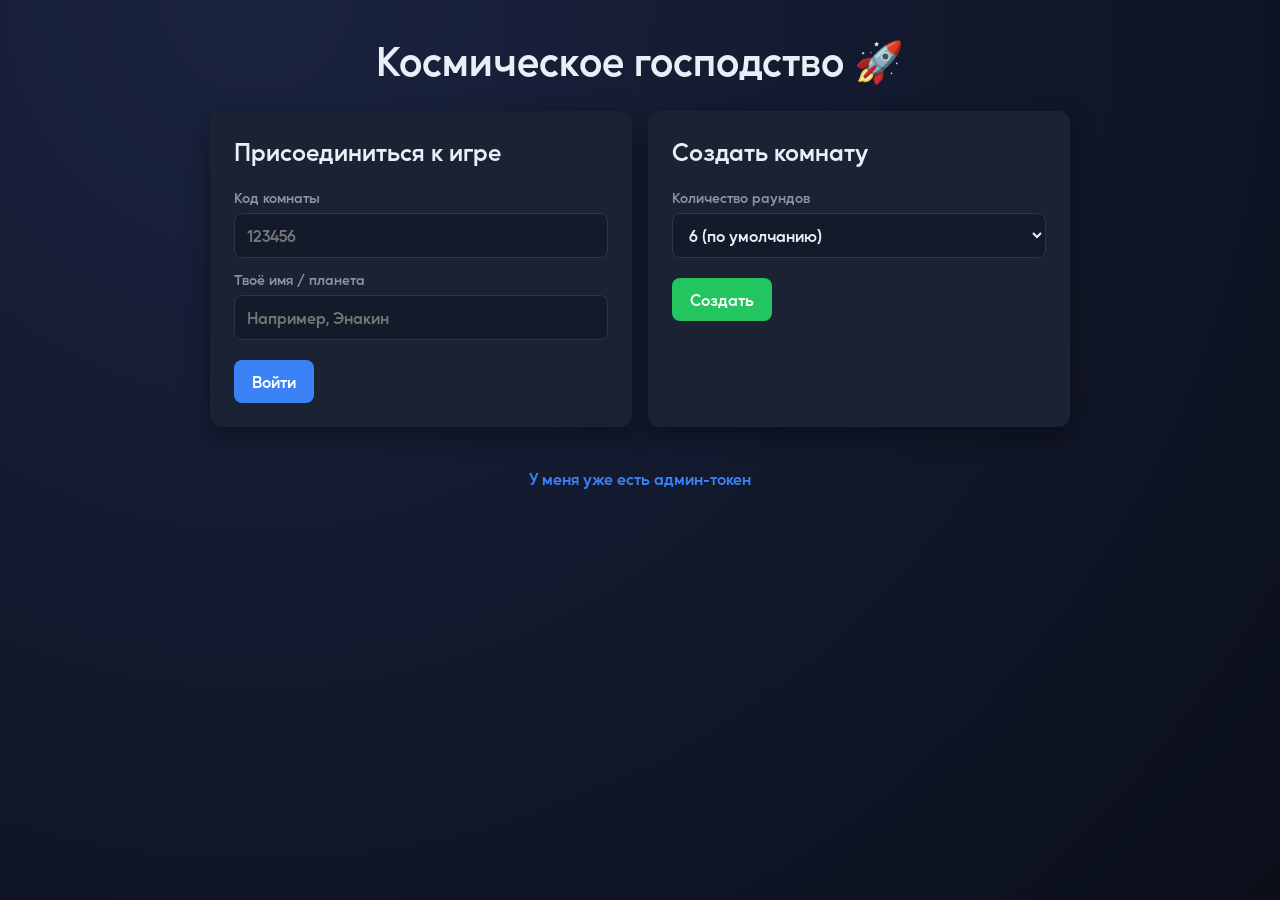
<file: index.html>
<!DOCTYPE html>
<html lang="ru">
<head>
  <meta charset="UTF-8" />
  <meta name="viewport" content="width=device-width, initial-scale=1.0" />
  <title>Космическое господство — вход</title>
  <link rel="stylesheet" href="css/style.css" />
</head>
<body>
  <div class="container">
    <h1 class="title">Космическое господство 🚀</h1>

    <div class="card-grid">
      <!-- ИГРОК -->
      <div class="card">
        <h2>Присоединиться к игре</h2>
        <label>Код комнаты
          <input id="join-code" type="text" placeholder="123456" maxlength="6" inputmode="numeric" />
        </label>
        <label>Твоё имя / планета
          <input id="join-name" type="text" placeholder="Например, Энакин" maxlength="64" />
        </label>
        <button id="btn-join" class="btn btn-primary">Войти</button>
        <p id="join-error" class="error"></p>
      </div>

      <!-- АДМИН -->
      <div class="card">
        <h2>Создать комнату</h2>
        <label>Количество раундов
          <select id="rounds-total">
            <option value="6" selected>6 (по умолчанию)</option>
            <option value="5">5</option>
            <option value="7">7</option>
            <option value="8">8</option>
            <option value="10">10</option>
          </select>
        </label>
        <button id="btn-create" class="btn btn-secondary">Создать</button>
        <p id="create-error" class="error"></p>
      </div>
    </div>

    <div class="footer">
      <a href="admin.html">У меня уже есть админ-токен</a>
    </div>
  </div>

  <script src="js/config.js"></script>
  <script src="js/storage.js"></script>
  <script src="js/api.js"></script>
  <script src="js/index.js"></script>
</body>
</html>
</file>
<file: css/style.css>
/* css/style.css */
@font-face {
  font-family: "Musticapro";
  src: url("../fonts/MusticaproSemibold.woff") format("woff"),
       url("../fonts/MusticaproSemibold.ttf") format("truetype");
  font-weight: 600;
  font-style: normal;
}

:root {
  --bg: #0b0f1a;
  --bg-2: #131a2a;
  --card: #1a2233;
  --fg: #eaeef7;
  --muted: #8892a8;
  --primary: #3b82f6;
  --primary-2: #2563eb;
  --secondary: #22c55e;
  --ghost: #475569;
  --danger: #ef4444;
  --radius: 12px;
  --gap: 16px;
}

* { box-sizing: border-box; }

body {
  margin: 0;
  font-family: "Musticapro", system-ui, -apple-system, "Segoe UI", sans-serif;
  background: radial-gradient(circle at 20% 0%, #1a2340, var(--bg));
  color: var(--fg);
  min-height: 100vh;
}

.container {
  max-width: 900px;
  margin: 0 auto;
  padding: 32px 20px 64px;
}

.title {
  font-size: 40px;
  margin: 0 0 24px;
  text-align: center;
}

h2, h3 { margin-top: 0; }

.card {
  background: var(--card);
  border-radius: var(--radius);
  padding: 24px;
  margin-bottom: var(--gap);
  box-shadow: 0 8px 24px rgba(0,0,0,.4);
}

.card-grid {
  display: grid;
  grid-template-columns: 1fr 1fr;
  gap: var(--gap);
}

@media (max-width: 700px) {
  .card-grid { grid-template-columns: 1fr; }
}

label {
  display: block;
  margin: 12px 0;
  color: var(--muted);
  font-size: 14px;
}

input, select {
  display: block;
  width: 100%;
  margin-top: 6px;
  padding: 10px 12px;
  font-size: 16px;
  background: var(--bg-2);
  color: var(--fg);
  border: 1px solid #2a3550;
  border-radius: 8px;
  outline: none;
  font-family: inherit;
}

input:focus, select:focus {
  border-color: var(--primary);
}

.btn {
  display: inline-block;
  padding: 10px 18px;
  font-size: 16px;
  font-family: inherit;
  border: none;
  border-radius: 8px;
  cursor: pointer;
  transition: background 0.15s, transform 0.05s;
  margin-top: 8px;
}

.btn:disabled { opacity: 0.5; cursor: not-allowed; }

.btn-primary { background: var(--primary); color: #fff; }
.btn-primary:hover:not(:disabled) { background: var(--primary-2); }

.btn-secondary { background: var(--secondary); color: #fff; }
.btn-secondary:hover:not(:disabled) { background: #16a34a; }

.btn-ghost { background: var(--ghost); color: var(--fg); }
.btn-ghost:hover:not(:disabled) { background: #3b465e; }

.btn-small { padding: 4px 10px; font-size: 13px; }

.error {
  color: var(--danger);
  font-size: 14px;
  margin-top: 10px;
  display: none;
}

.hidden { display: none !important; }

.row {
  display: flex;
  gap: 10px;
  flex-wrap: wrap;
  margin-top: 12px;
}

.code {
  font-family: monospace;
  font-size: 22px;
  letter-spacing: 4px;
  background: var(--bg-2);
  padding: 4px 12px;
  border-radius: 8px;
  color: var(--primary);
  font-weight: bold;
}

.players {
  list-style: none;
  padding: 0;
  margin: 12px 0;
}

.players li {
  padding: 8px 12px;
  background: var(--bg-2);
  border-radius: 8px;
  margin-bottom: 6px;
}

.footer {
  text-align: center;
  margin-top: 24px;
  color: var(--muted);
}

.footer a {
  color: var(--primary);
  text-decoration: none;
}


/* --- Game screen --- */
.game-header {
  display: flex;
  gap: 24px;
  flex-wrap: wrap;
  background: var(--card);
  padding: 16px 20px;
  border-radius: var(--radius);
  margin-bottom: var(--gap);
}

.game-header .label {
  color: var(--muted);
  font-size: 13px;
  display: block;
}

.deadline {
  background: #3a1f1f;
  border: 1px solid #662525;
  color: #ff8888;
  padding: 10px 16px;
  border-radius: 8px;
  margin-bottom: var(--gap);
  font-family: monospace;
}

.cities {
  display: grid;
  grid-template-columns: repeat(auto-fill, minmax(180px, 1fr));
  gap: 12px;
}

.city {
  background: var(--bg-2);
  padding: 14px;
  border-radius: 10px;
  border: 1px solid #263045;
}

.city-dead {
  opacity: 0.4;
  text-decoration: line-through;
}

.city-name {
  font-weight: bold;
  margin-bottom: 6px;
}

.city-stats {
  font-size: 14px;
  color: var(--muted);
}

.orders {
  list-style: none;
  padding: 0;
}

.orders li {
  padding: 6px 12px;
  background: var(--bg-2);
  border-radius: 8px;
  margin-bottom: 6px;
}

.actions {
  display: grid;
  grid-template-columns: repeat(auto-fill, minmax(220px, 1fr));
  gap: 10px;
}

.btn-action {
  background: var(--bg-2);
  color: var(--fg);
  border: 1px solid #2a3550;
  text-align: left;
  padding: 12px 16px;
  font-family: inherit;
  cursor: pointer;
  border-radius: 10px;
  transition: border-color 0.15s, background 0.15s;
}

.btn-action:hover { border-color: var(--primary); background: #1f2a40; }

.btn-action .hint {
  display: block;
  font-size: 12px;
  color: var(--muted);
  margin-top: 4px;
}

.other-players {
  display: flex;
  gap: 10px;
  flex-wrap: wrap;
}

.other-player {
  background: var(--bg-2);
  padding: 8px 14px;
  border-radius: 8px;
}

.talk-list {
  display: flex;
  gap: 8px;
  flex-wrap: wrap;
}

.muted { color: var(--muted); font-size: 14px; }

/* --- Modal --- */
.modal {
  position: fixed;
  inset: 0;
  background: rgba(0,0,0,0.7);
  display: flex;
  align-items: center;
  justify-content: center;
  z-index: 100;
}

.modal-content {
  background: var(--card);
  padding: 24px;
  border-radius: var(--radius);
  min-width: 300px;
  max-width: 500px;
  max-height: 80vh;
  overflow-y: auto;
  display: flex;
  flex-direction: column;
  gap: 8px;
}


/* --- Admin --- */
.admin-table {
  width: 100%;
  border-collapse: collapse;
  margin-top: 8px;
}

.admin-table th,
.admin-table td {
  text-align: left;
  padding: 8px 12px;
  border-bottom: 1px solid #2a3550;
  font-size: 15px;
}

.admin-table th {
  color: var(--muted);
  font-weight: normal;
  font-size: 13px;
}

.events {
  max-height: 300px;
  overflow-y: auto;
  display: flex;
  flex-direction: column;
  gap: 6px;
}

.event {
  background: var(--bg-2);
  padding: 10px 14px;
  border-radius: 8px;
  border-left: 3px solid var(--primary);
  font-size: 14px;
  animation: fadein 0.3s;
}

@keyframes fadein {
  from { opacity: 0; transform: translateY(-4px); }
  to { opacity: 1; transform: translateY(0); }
}

.summary {
  background: var(--bg-2);
  padding: 16px;
  border-radius: 10px;
  font-size: 14px;
}

.summary ul {
  list-style: none;
  padding: 0;
}

.summary li {
  padding: 6px 0;
  border-bottom: 1px solid #2a3550;
}

.dead-city {
  color: var(--muted);
  text-decoration: line-through;
}


.order-item {
  display: flex;
  justify-content: space-between;
  align-items: center;
}

.order-remove {
  background: transparent;
  border: none;
  color: var(--danger);
  font-size: 18px;
  cursor: pointer;
  padding: 0 8px;
  line-height: 1;
}

.order-remove:hover {
  color: #ff6b6b;
  transform: scale(1.2);
}

.talk-request {
  background: var(--bg-2);
  padding: 12px 16px;
  border-radius: 10px;
  margin-bottom: 8px;
  border-left: 3px solid var(--primary);
}

.talk-request .ttl {
  color: var(--danger);
  font-weight: bold;
  margin-left: 8px;
}

.talk-request .row {
  margin-top: 8px;
  gap: 8px;
}


.modal-wide {
  min-width: 90vw;
  max-width: 95vw;
  max-height: 95vh;
}

.summary {
  background: var(--bg-2);
  padding: 12px 16px;
  border-radius: 8px;
  font-size: 14px;
  margin: 12px 0;
}


#sanctions-block strong {
  color: #ff8888;
}



/* --- Toast-уведомления --- */
.toast-container {
  position: fixed;
  top: 20px;
  right: 20px;
  z-index: 1000;
  display: flex;
  flex-direction: column;
  gap: 10px;
  max-width: 400px;
  pointer-events: none;
}

.toast {
  background: var(--card);
  border-left: 4px solid var(--primary);
  border-radius: 8px;
  padding: 14px 18px;
  color: var(--fg);
  box-shadow: 0 8px 24px rgba(0,0,0,.5);
  font-size: 14px;
  line-height: 1.4;
  animation: toast-in 0.3s ease;
  pointer-events: auto;
  position: relative;
  padding-right: 36px;
}

.toast.toast-error {
  border-left-color: var(--danger);
}

.toast.toast-success {
  border-left-color: var(--secondary);
}

.toast .toast-close {
  position: absolute;
  top: 8px;
  right: 10px;
  background: none;
  border: none;
  color: var(--muted);
  font-size: 18px;
  cursor: pointer;
  padding: 0;
  line-height: 1;
}

.toast .toast-close:hover {
  color: var(--fg);
}

@keyframes toast-in {
  from {
    opacity: 0;
    transform: translateX(100%);
  }
  to {
    opacity: 1;
    transform: translateX(0);
  }
}

@keyframes toast-out {
  from {
    opacity: 1;
    transform: translateX(0);
  }
  to {
    opacity: 0;
    transform: translateX(100%);
  }
}

.toast.toast-closing {
  animation: toast-out 0.3s ease forwards;
}

/* Красный цвет для названий планет в уведомлениях */
.planet-red {
  color: var(--danger);
  font-weight: bold;
}


/* Зелёный цвет для планет в уведомлении о возврате */
.planet-green {
  color: var(--secondary);
  font-weight: bold;
}
</file>
